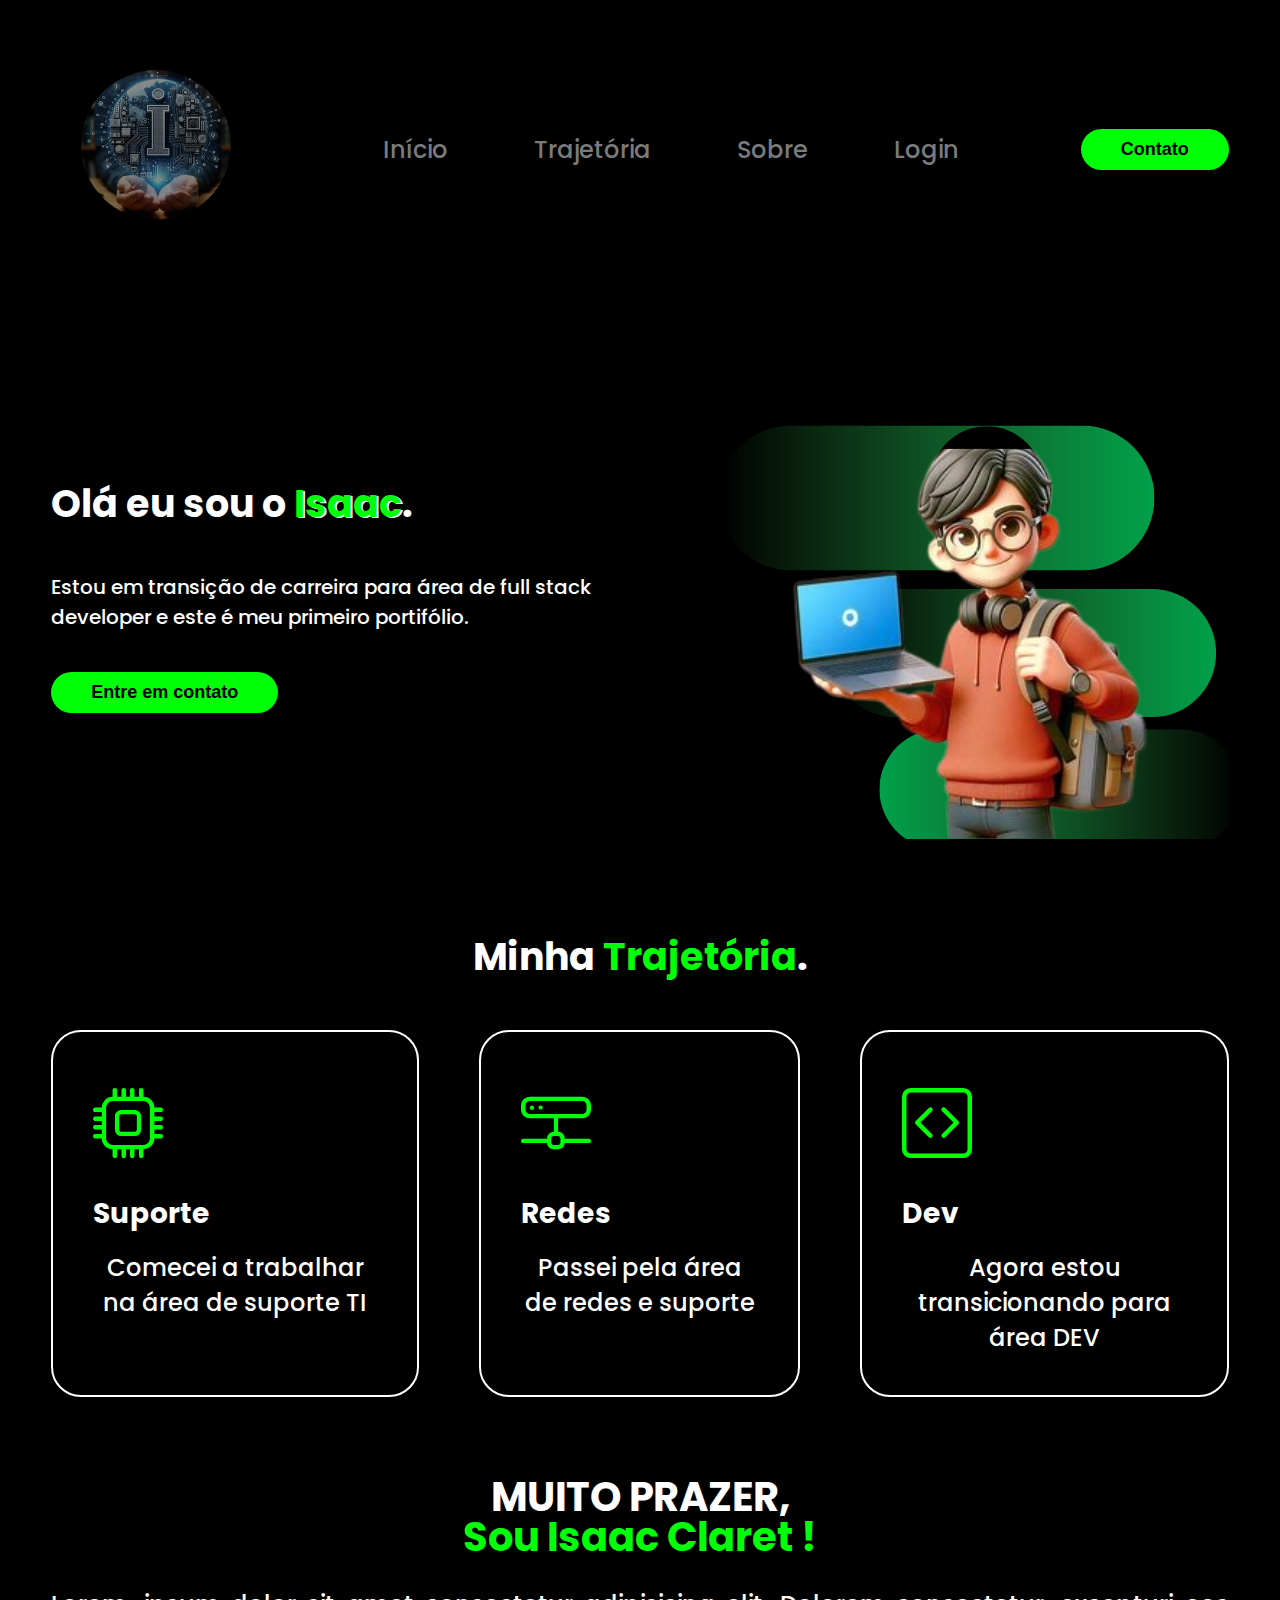
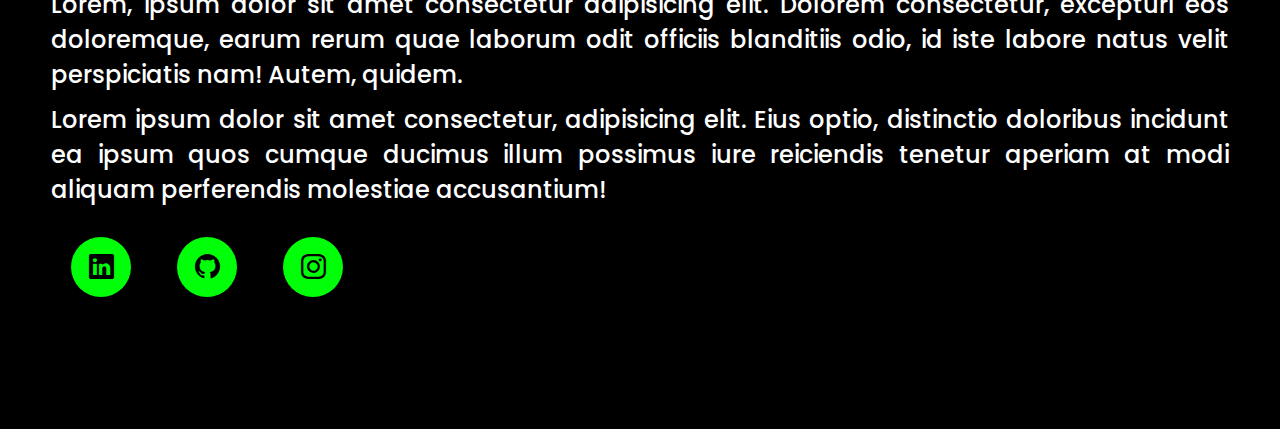
<file: index.html>
<!DOCTYPE html>
<html lang="pt-br">
<head>
    <meta charset="UTF-8">
    <meta name="viewport" content="width=device-width, initial-scale=1.0">
    <title>Portifólio - Projeto Final Lógica de Programação</title>
    <link rel="stylesheet" href="CSS/styles.css">
    <link rel="stylesheet" href="https://cdn.jsdelivr.net/npm/bootstrap-icons@1.11.3/font/bootstrap-icons.min.css">
</head>
<body>
    <header>
        <div class="hd">
            <div class="logo">
              <a href="#">
                <img src="assets/logoIsaac.jfif" alt="Logo Isaac" width="150px" height="150px">
              </a>  
            </div>

            <nav class="menu-dsk">
                <ul>
                    <li><a href="#">Início</a></li>
                    <li><a href="#trajetoria">Trajetória</a></li>
                    <li><a href="#sobre">Sobre</a></li>
                    <li><a href="login.html">Login</a></li>
                </ul>
            </nav>

            <div class="btn-contato">
                <a href="#">
                    <button>Contato</button>
                </a>
            </div>

        </div>
    </header>
    <main>
        <section class="toposite">
            <div class="interface">
                <div class="flex">
                    <div class="txt-topo-site">
                        <h1>Olá eu sou o <span>Isaac</span>.</h1>
                        <p>Estou em transição de carreira para área de full stack developer e este é meu primeiro portifólio.</p>
                        <div class="btn-contato">
                            <a href="#"><button> Entre em contato</button></a>
                        </div>
                    </div>
                    <div class="img-topo-site">
                        <img src="assets/devimg.png" alt="foto dev">
                    </div>
                </div>
            </div>
        </section>

    <section class="trajetoria" id="trajetoria">
        <div class="interface">
        <h2 class="titulo">Minha <span>Trajetória</span>.</h2>
        <div class="flex">
            <div class="trajetoria-box">
                <i class="bi bi-cpu"></i>
                <h3>Suporte</h3>
                <p>Comecei a trabalhar na área de suporte TI</p>
            </div>
            
            <div class="trajetoria-box">
                <i class="bi bi-hdd-network"></i>
                <h3>Redes</h3>
                <p>Passei pela área de redes e suporte</p>
            </div>

            <div class="trajetoria-box">
                <i class="bi bi-code-square"></i>
                <h3>Dev</h3>
                <p>Agora estou transicionando para área DEV</p>
            </div>
        </div>
     </div>
    </section>

    <section class="sobre" id="sobre">
        <div class="interface">
            <div class="flex">
                <div class="txt-sobre">
                    <h2>MUITO PRAZER, <span>Sou Isaac Claret !</span></h2>
                    <p>Lorem, ipsum dolor sit amet consectetur adipisicing elit. Dolorem consectetur, excepturi eos doloremque, earum rerum quae laborum odit officiis blanditiis odio, id iste labore natus velit perspiciatis nam! Autem, quidem.</p>
                    <p>Lorem ipsum dolor sit amet consectetur, adipisicing elit. Eius optio, distinctio doloribus incidunt ea ipsum quos cumque ducimus illum possimus iure reiciendis tenetur aperiam at modi aliquam perferendis molestiae accusantium!</p>
                    <div class="btn-social">
                        <a href="https://www.linkedin.com/in/isaacclaret/" target="_blank"><button><i class="bi bi-linkedin"></i></button></a>
                        <a href="https://github.com/pfczack/DF-NOVA-TECH" target="_blank"><button><i class="bi bi-github"></i></button></a>
                        <a href="https://www.instagram.com/isaacclaret/" target="_blank"><button><i class="bi bi-instagram"></i></button></a>
                    </div>
                </div>
            </div>
        </div>
    </section>

    </main>
    <footer>
        <h1>&copy; Desenvolvido por Isaac no curso Dev Front End</h1>
    </footer>
</body>
</html>
</file>
<file: CSS/styles.css>
/* Estilo geral */
@import url('https://fonts.googleapis.com/css2?family=Poppins:ital,wght@0,100;0,200;0,300;0,400;0,500;0,600;0,700;0,800;0,900;1,100;1,200;1,300;1,400;1,500;1,600;1,700;1,800;1,900&display=swap');

* {
    margin: 0;
    padding: 0;
    box-sizing: border-box;
}

body {
    background-color: black;
    height: 100vh;
    font-family: "Poppins", sans-serif;
    font-size: x-large;
    font-weight: 500;
}

.flex {
    display: flex;
}

.btn-contato button {
    padding: 10px 40px;
    font-size: 18px;
    font-weight: 600;
    background-color: #00FF08;
    border: 0;
    border-radius: 30px;
    cursor: pointer;
}

button:hover {
    box-shadow: 0px 0px 8px #ffffffce;
    transform: scale(1.2);
}

h2.titulo {
    color: #fff;
    font-size: 38px;
    text-align: center;
}

h2.titulo span {
    color: #00FF08;
}

header {
    padding: 40px 4%;
    width: 100%;
}

header img {
    border-radius: 50%;
    margin: 30px;
    opacity: 55%;
}

header > .hd {
    max-width: 1280px;
    margin: 0 auto;
    display: flex;
    align-items: center;
    justify-content: space-between;
}

header a {
    color: #7b7b7b;
    text-decoration: none;
    display: inline-block;
    transition: .5s;
}

header a:hover {
    color: white;
    transform: scale(1.2);
}

header nav ul {
    list-style: none;
}

header nav li {
    display: inline-block;
    padding: 0 40px;
}


section.toposite {
    padding: 40px 4%;
}

section.toposite .flex {
    align-items: center;
    justify-content: center;
    gap: 90px;
}

section .txt-topo-site h1 {
    color: #fff;
    font-size: 38px;
}

section .txt-topo-site h1 span {
    color: #00FF08;
    text-shadow: 2px 1px #fff;
}

section .txt-topo-site p {
    color: #fff;
    font-size: 20px;
    margin: 40px 0;
}

section.toposite a {
    text-decoration: none;
}

.toposite .img-topo-site img {
    position: relative;
    animation: flutuar 3s ease-in-out infinite alternate;
}

@keyframes flutuar {
    0% {
        top: 0;
    }
    100% {
        top: 30px;
    }
}

/* Estilo Trajetória */
section.trajetoria {
    padding: 40px 4%;
}

section.trajetoria .flex {
    gap: 60px;
}

.trajetoria .trajetoria-box {
    color: #fff;
    padding: 40px;
    border: 2px solid #fff;
    margin-top: 45px;
    border-radius: 30px;
    transition: .5s;
}

.trajetoria .trajetoria-box:hover {
    transform: scale(1.1);
    box-shadow: 0 0 30px #ffffffc7;
}

.trajetoria .trajetoria-box i {
    font-size: 70px;
    color: #00FF08;
}

.trajetoria .trajetoria-box h3 {
    font-size: 28px;
    margin: 15px 0;
}

.trajetoria .trajetoria-box p {
    text-align: center;
}

/* Estilo Sobre */
section.sobre {
    padding: 40px 4%;
}

section.sobre .flex {
    align-items: center;
    gap: 60px;
}

.sobre .txt-sobre {
    color: white;
}

.sobre .txt-sobre h2 {
    font-size: 40px;
    line-height: 40px;
    margin-bottom: 30px;
    text-align: center;
}

.sobre .txt-sobre span {
    color: #00FF08;
    display: block;
}

.sobre .txt-sobre p {
    margin: 10px 0;
    text-align: justify;
}

.sobre .txt-sobre .btn-social button {
    width: 60px;
    height: 60px;
    border-radius: 50%;
    border: none;
    background-color: #00FF08;
    font-size: 25px;
    margin: 20px 20px;
    cursor: pointer;
    transition: .3s;
}

@media (max-width: 768px) {
    header > .hd {
        flex-direction: column;
    }

    header nav ul {
        padding: 0;
    }

    header nav li {
        display: block;
        padding: 10px 0;
    }

    section.toposite .flex {
        flex-direction: column;
        gap: 30px;
    }

    .txt-topo-site h1 {
        font-size: 32px;
    }

    .txt-topo-site p {
        font-size: 18px;
    }

    .img-topo-site img {
        width: 80%;
        max-width: 300px;
    }

    section.trajetoria .flex {
        flex-direction: column;
        gap: 30px;
    }

    .trajetoria .trajetoria-box {
        width: 100%;
    }

    section.sobre .flex {
        flex-direction: column;
        gap: 30px;
    }

    .txt-sobre h2 {
        font-size: 32px;
        line-height: 38px;
    }

    .txt-sobre p {
        font-size: 18px;
    }

    .btn-social button {
        margin: 10px 10px;
    }
}

@media (max-width: 480px) {
    header img {
        width: 100px;
        height: 100px;
    }

    .txt-topo-site h1 {
        font-size: 24px;
    }

    .txt-topo-site p {
        font-size: 16px;
    }

    .img-topo-site img {
        width: 70%;
    }

    .btn-contato button {
        padding: 8px 30px;
        font-size: 16px;
    }

    .trajetoria .trajetoria-box {
        padding: 20px;
    }

    .txt-sobre h2 {
        font-size: 28px;
    }
}
</file>
